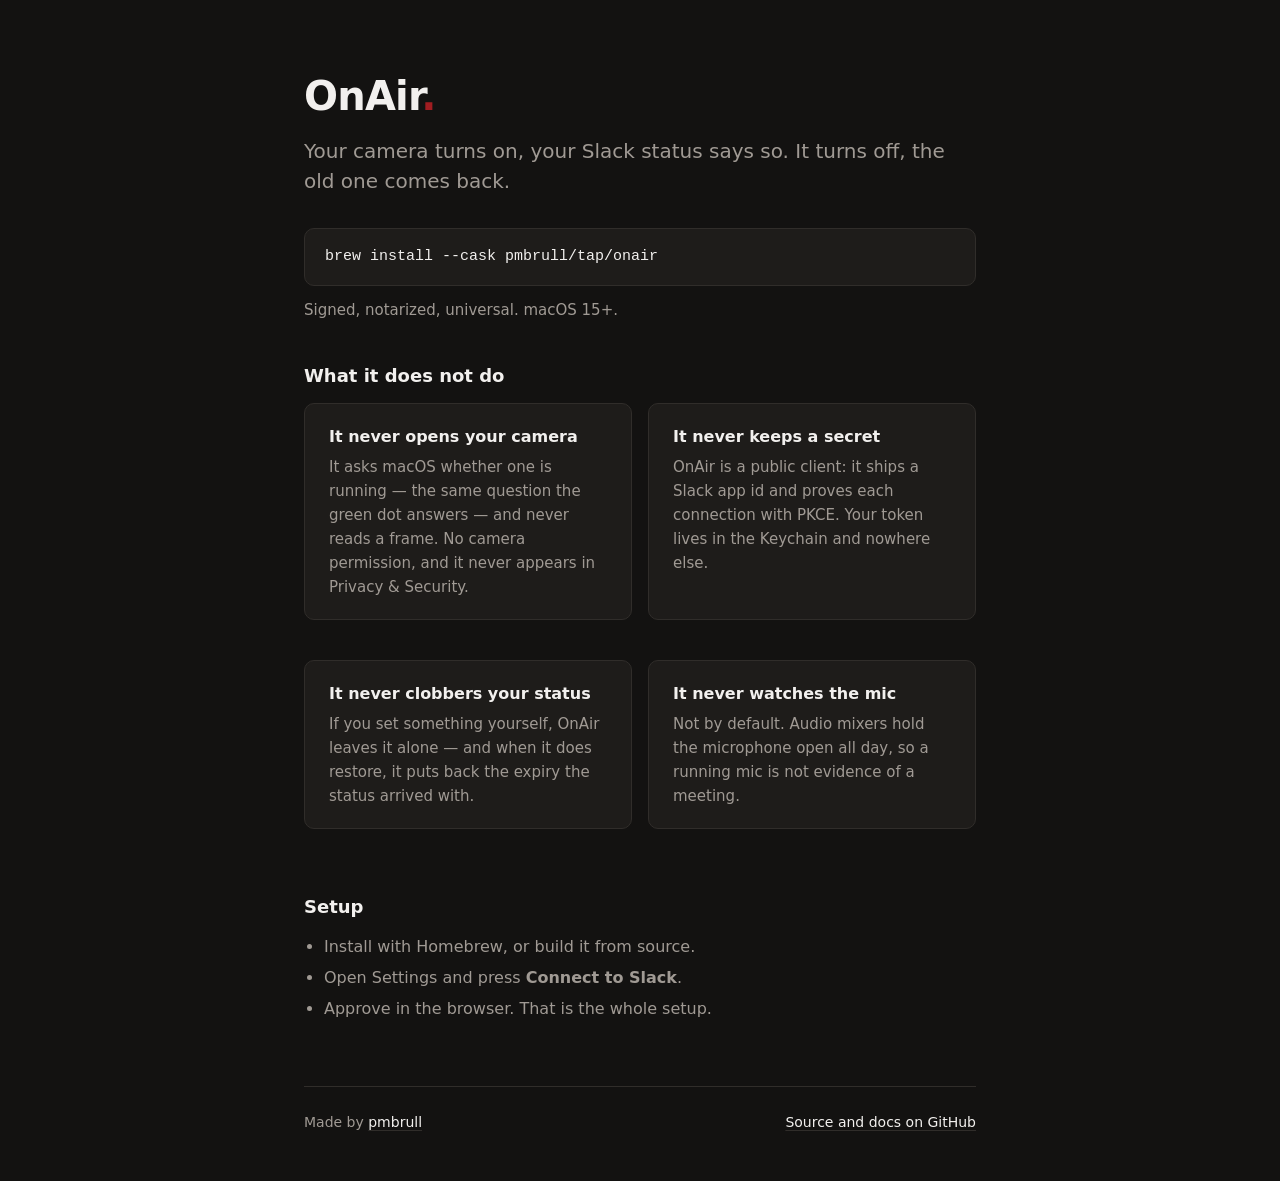
<file: site/index.html>
<!doctype html>
<html lang="en">
  <head>
    <meta charset="utf-8" />
    <meta name="viewport" content="width=device-width, initial-scale=1" />
    <title>OnAir — your camera sets your Slack status</title>
    <meta
      name="description"
      content="A macOS menu-bar app that sets your Slack status when your camera turns on, and puts the old one back when it turns off. It never opens your camera."
    />
    <meta property="og:type" content="website" />
    <meta property="og:url" content="https://onair.pmbrull.me/" />
    <meta property="og:title" content="OnAir — your camera sets your Slack status" />
    <meta
      property="og:description"
      content="A macOS menu-bar app that sets your Slack status when your camera turns on, and puts the old one back when it turns off."
    />
    <link rel="canonical" href="https://onair.pmbrull.me/" />
    <link rel="stylesheet" href="style.css" />
  </head>
  <body>
    <main>
      <h1>OnAir<span class="dot">.</span></h1>
      <p class="lede">
        Your camera turns on, your Slack status says so. It turns off, the old one comes back.
      </p>

      <pre><code>brew install --cask pmbrull/tap/onair</code></pre>
      <p class="muted">Signed, notarized, universal. macOS 15+.</p>

      <h2>What it does not do</h2>
      <div class="grid">
        <div class="card">
          <h3>It never opens your camera</h3>
          <p>
            It asks macOS whether one is running — the same question the green dot answers — and
            never reads a frame. No camera permission, and it never appears in Privacy &amp;
            Security.
          </p>
        </div>
        <div class="card">
          <h3>It never keeps a secret</h3>
          <p>
            OnAir is a public client: it ships a Slack app id and proves each connection with PKCE.
            Your token lives in the Keychain and nowhere else.
          </p>
        </div>
        <div class="card">
          <h3>It never clobbers your status</h3>
          <p>
            If you set something yourself, OnAir leaves it alone — and when it does restore, it puts
            back the expiry the status arrived with.
          </p>
        </div>
        <div class="card">
          <h3>It never watches the mic</h3>
          <p>
            Not by default. Audio mixers hold the microphone open all day, so a running mic is not
            evidence of a meeting.
          </p>
        </div>
      </div>

      <h2>Setup</h2>
      <ul>
        <li>Install with Homebrew, or build it from source.</li>
        <li>Open Settings and press <strong>Connect to Slack</strong>.</li>
        <li>Approve in the browser. That is the whole setup.</li>
      </ul>
    </main>

    <footer>
      <span>Made by <a href="https://pmbrull.me">pmbrull</a></span>
      <span><a href="https://github.com/pmbrull/OnAir">Source and docs on GitHub</a></span>
    </footer>
  </body>
</html>
</file>
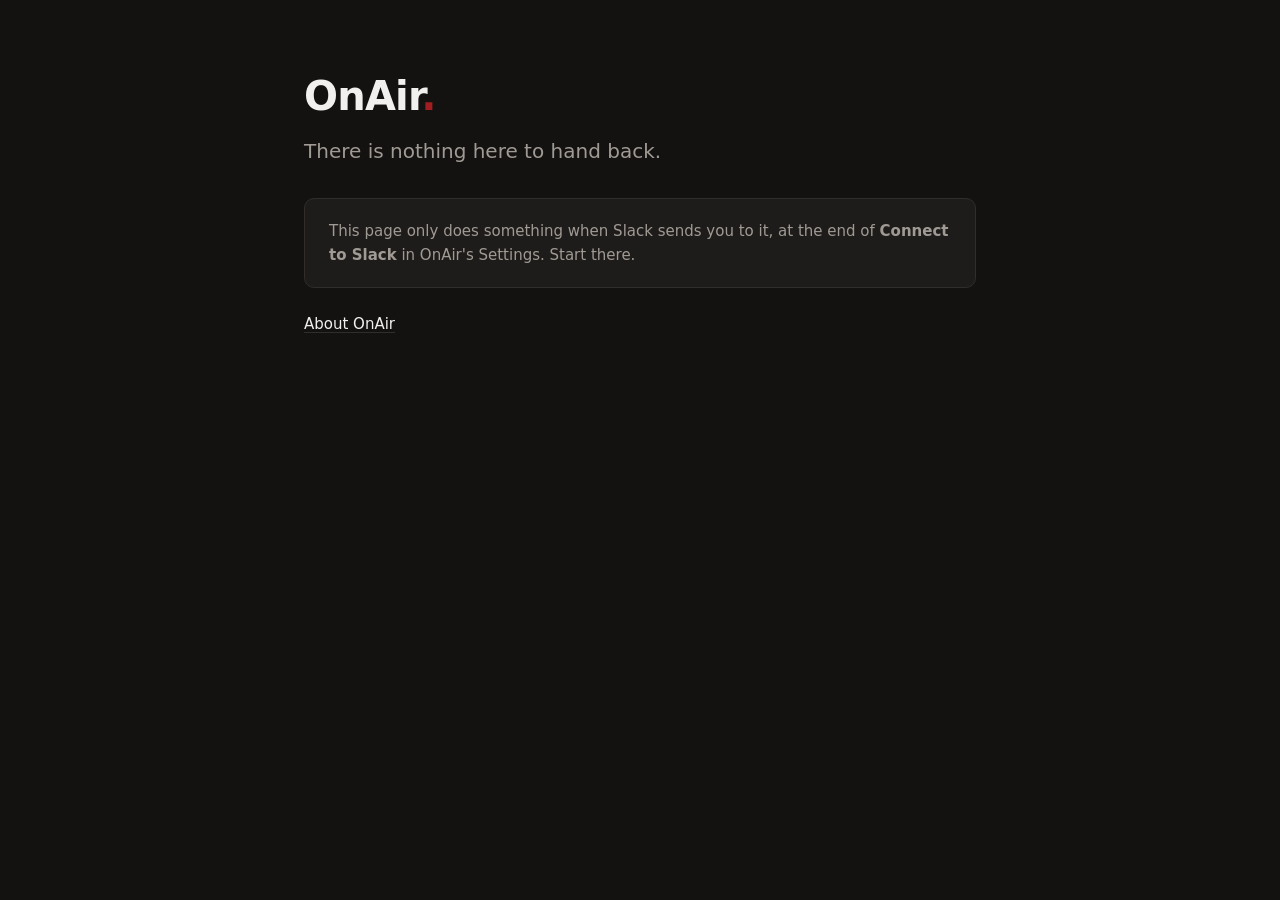
<file: site/callback/index.html>
<!doctype html>
<html lang="en">
  <head>
    <meta charset="utf-8" />
    <meta name="viewport" content="width=device-width, initial-scale=1" />
    <title>Connecting to OnAir</title>
    <!-- The query string carries a one-time Slack authorisation code. Keeping it out of search
         indexes and out of the Referer header is free, so it is done. The code is useless on its
         own — the PKCE verifier never leaves the Mac — but a URL that is neither indexed nor
         forwarded is one fewer place it can turn up. -->
    <meta name="robots" content="noindex, nofollow" />
    <meta name="referrer" content="no-referrer" />
    <link rel="stylesheet" href="../style.css" />
  </head>
  <body>
    <main>
      <h1>OnAir<span class="dot">.</span></h1>

      <p class="lede" id="lede">Reading the callback…</p>

      <div class="card" id="handoff" hidden>
        <p class="muted">
          Your browser should return to OnAir on its own. If nothing happens, OnAir is probably not
          running — open it, press <strong>Connect to Slack</strong> again, or use the link below.
        </p>
        <p><a id="continue" href="#">Continue to OnAir</a></p>
      </div>

      <div class="card" id="idle" hidden>
        <p class="muted">
          This page only does something when Slack sends you to it, at the end of
          <strong>Connect to Slack</strong> in OnAir's Settings. Start there.
        </p>
      </div>

      <p class="muted" id="note" hidden>
        Nothing here is stored, and nothing is sent anywhere. This page hands Slack's answer to the
        copy of OnAir running on your Mac, which completes the exchange itself.
      </p>

      <p class="muted"><a href="../">About OnAir</a></p>
    </main>

    <script>
      // Slack's OAuth redirect lands here, and this page hands it straight back to OnAir.
      //
      // Slack refuses to register an `http://` redirect URL, with no localhost exception. Pointing
      // it at a loopback listener therefore meant a self-signed certificate and a browser warning
      // on every connection. Bouncing off this page removes both: Slack redirects to a real HTTPS
      // origin with a real certificate, and the last hop — here to `http://127.0.0.1:51234/callback`
      // — is a top-level navigation, which is not subject to mixed-content rules.
      (function () {
        "use strict";

        // Fixed, because OnAir's listener has to be bound before the browser is opened.
        var DEFAULT_PORT = 51234;

        // Loopback only, and a constant, so this page can never be turned into an open redirect.
        var LOOPBACK_HOST = "http://127.0.0.1";
        var CALLBACK_PATH = "/callback";

        // Only these travel onward. Anything else Slack appends is dropped rather than forwarded
        // blind at a listener that is deciding whether to trust it.
        var FORWARDED = ["code", "state", "error", "error_description"];

        // OnAir appends `.<port>` to the state it generated when it could not have 51234, so a
        // second instance or a taken port is still reachable. The state is forwarded whole either
        // way — OnAir compares it byte for byte against what it sent, so this must not rewrite it.
        function portFromState(state) {
          if (!state) return DEFAULT_PORT;
          var suffix = state.split(".")[1];
          if (!suffix || !/^[0-9]+$/.test(suffix)) return DEFAULT_PORT;
          var port = Number(suffix);
          return port >= 1024 && port <= 65535 ? port : DEFAULT_PORT;
        }

        function show(id) {
          document.getElementById(id).hidden = false;
        }

        var params = new URLSearchParams(window.location.search);
        var code = params.get("code");
        var declined = params.get("error");

        if (!code && !declined) {
          document.getElementById("lede").textContent = "There is nothing here to hand back.";
          show("idle");
          return;
        }

        var forwarded = new URLSearchParams();
        for (var i = 0; i < FORWARDED.length; i++) {
          var value = params.get(FORWARDED[i]);
          if (value !== null) forwarded.set(FORWARDED[i], value);
        }
        var target =
          LOOPBACK_HOST +
          ":" +
          portFromState(params.get("state")) +
          CALLBACK_PATH +
          "?" +
          forwarded.toString();

        document.getElementById("lede").textContent = declined
          ? "Slack did not authorise OnAir. Telling the app, so it stops waiting."
          : "Slack said yes. Handing this back to OnAir on your Mac…";
        document.getElementById("continue").href = target;
        show("handoff");
        show("note");

        // `replace`, not `assign`: the code stays out of the back button's history. The short delay
        // is so the page is on screen before it leaves — otherwise a refused connection looks like
        // Slack's own error rather than OnAir not running.
        window.setTimeout(function () {
          window.location.replace(target);
        }, 400);
      })();
    </script>
  </body>
</html>
</file>
<file: site/style.css>
/* One stylesheet for both pages. No build step, no dependencies — the callback page has to work
   when the only thing running is the browser's own JavaScript engine. */

:root {
  --bg: #131211;
  --fg: #f2f0ee;
  --muted: #a09a94;
  --fill: #1e1c1a;
  --line: #302d2a;
  --accent: #a01d21; /* the app icon's background colour */
  --radius: 10px;
}

* {
  box-sizing: border-box;
}

html {
  color-scheme: dark;
}

body {
  margin: 0;
  padding: 0 1.5rem;
  background: var(--bg);
  color: var(--fg);
  font: 16px/1.6 -apple-system, BlinkMacSystemFont, "Segoe UI", system-ui, sans-serif;
  -webkit-font-smoothing: antialiased;
}

main {
  max-width: 42rem;
  margin: 0 auto;
  padding: 4rem 0 3rem;
}

h1 {
  margin: 0 0 0.5rem;
  font-size: 2.5rem;
  letter-spacing: -0.02em;
}

h1 .dot {
  color: var(--accent);
}

h2 {
  margin: 2.5rem 0 0.75rem;
  font-size: 1.125rem;
  font-weight: 600;
}

.lede {
  margin: 0 0 2rem;
  font-size: 1.25rem;
  line-height: 1.5;
  color: var(--muted);
}

p {
  margin: 0 0 1rem;
}

a {
  color: var(--fg);
  text-decoration-color: var(--line);
  text-underline-offset: 3px;
  transition: text-decoration-color 0.2s;
}

a:hover {
  text-decoration-color: var(--accent);
}

code,
pre {
  font-family: ui-monospace, SFMono-Regular, "SF Mono", Menlo, monospace;
  font-size: 0.9375rem;
}

pre {
  margin: 0 0 0.75rem;
  padding: 1rem 1.25rem;
  overflow-x: auto;
  background: var(--fill);
  border: 1px solid var(--line);
  border-radius: var(--radius);
}

.muted {
  color: var(--muted);
  font-size: 0.9375rem;
}

.card {
  margin: 0 0 1.5rem;
  padding: 1.25rem 1.5rem;
  background: var(--fill);
  border: 1px solid var(--line);
  border-radius: var(--radius);
}

.card p:last-child {
  margin-bottom: 0;
}

.grid {
  display: grid;
  gap: 1rem;
  margin: 0 0 1rem;
}

@media (min-width: 40rem) {
  .grid {
    grid-template-columns: 1fr 1fr;
  }
}

.grid h3 {
  margin: 0 0 0.35rem;
  font-size: 1rem;
  font-weight: 600;
}

.grid p {
  margin: 0;
  color: var(--muted);
  font-size: 0.9375rem;
}

ul {
  margin: 0 0 1rem;
  padding-left: 1.25rem;
  color: var(--muted);
}

li {
  margin-bottom: 0.35rem;
}

footer {
  max-width: 42rem;
  margin: 0 auto;
  padding: 1.5rem 0 3rem;
  border-top: 1px solid var(--line);
  color: var(--muted);
  font-size: 0.875rem;
  display: flex;
  flex-wrap: wrap;
  gap: 1rem;
  justify-content: space-between;
}

/* The callback page swaps between these; whichever is not the current outcome stays hidden. */
[hidden] {
  display: none !important;
}
</file>
